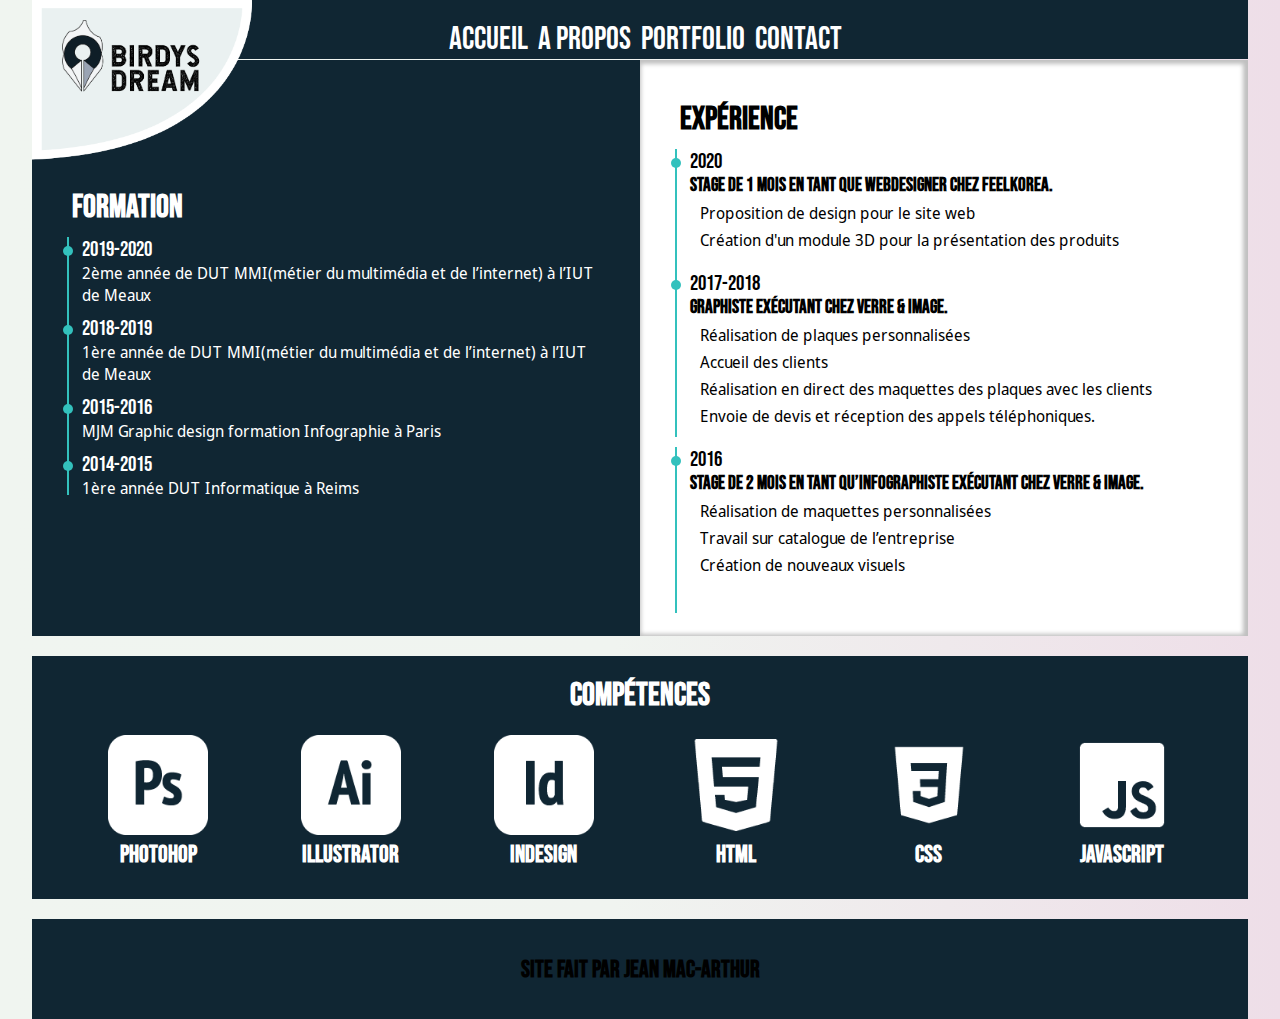
<file: cv.html>
<!DOCTYPE html>
<html lang="en">

<head>
    <meta charset="UTF-8">
    <meta http-equiv="X-UA-Compatible" content="IE=edge">
    <meta name="viewport" content="width=device-width, initial-scale=1.0">
    <link rel="stylesheet" href="css/cv.css">
    <link rel="stylesheet" href="css/style.css">

    <title>cv</title>
</head>

<body onresize="displaymenu()">
    <div id="conteneur">


        <div id="backgroundM">

        </div>
        <header>
            <div id="headerinside">
                <img src="image/demicercle.png" alt="demicercle" srcset="" width="220" height="160" class="demicercle">
                <div id="logo">
                    <a href="https://imaginorius.github.io/Imaginorius/#intro"> <img src="image/logov1.png" alt="logo_imaginario" srcset=""
                            class="logo_imaginario"></a>

                </div>

                <nav id="menu">
                    <ul>
                        <a href="https://imaginorius.github.io/Imaginorius/#intro">
                            <li>Accueil</li>
                        </a>
                        <a href="https://imaginorius.github.io/Imaginorius/#apropos">
                            <li>A propos</li>
                        </a>
                        <a href="https://imaginorius.github.io/Imaginorius/#portfolio">
                            <li>Portfolio</li>
                        </a>
                        <a href="https://imaginorius.github.io/Imaginorius/#contact">
                            <li>Contact</li>
                        </a>
                    </ul>

                </nav>

                <svg xmlns="http://www.w3.org/2000/svg" xmlns:xlink="http://www.w3.org/1999/xlink" viewBox="0 0 70 35"
                    id="hamburger" onclick="hamburgerdisplay(this)">
                    <defs>
                        <linearGradient id="Dégradé_sans_nom_14" y1="3.5" x2="57" y2="3.5"
                            gradientUnits="userSpaceOnUse">
                            <stop offset="0" stop-color="#f559aa" />
                            <stop offset="1" stop-color="#f6da61" />
                        </linearGradient>
                        <linearGradient id="Dégradé_sans_nom_14-2" y1="17.5" y2="17.5"
                            xlink:href="#Dégradé_sans_nom_14" />
                        <linearGradient id="Dégradé_sans_nom_14-3" y1="31.5" y2="31.5"
                            xlink:href="#Dégradé_sans_nom_14" />
                    </defs>
                    <title>Fichier 26</title>
                    <g id="Calque_2" data-name="Calque 2">
                        <g id="Calque_1-2" data-name="Calque 1">
                            <rect width="57" height="7" rx="3.5" ry="3.5" style="fill:url(#Dégradé_sans_nom_14)"
                                id="rectan1" class="barre_hamburger" />
                            <rect y="14" width="57" height="7" rx="3.5" ry="3.5"
                                style="fill:url(#Dégradé_sans_nom_14-2)" id="rectan2" class="barre_hamburger" />
                            <rect y="28" width="57" height="7" rx="3.5" ry="3.5"
                                style="fill:url(#Dégradé_sans_nom_14-3)" id="rectan3" class="barre_hamburger" />
                        </g>
                    </g>

                </svg>
            </div>

        </header>

        <div class="formaexpe">
            <div id="formation">
                <div id="formation_contenu">
                    <h1>Formation</h1>
                    <ul id="formation_list">
                        <li>
                            <span class="formation_listdate">2019-2020</span> <br> 2ème année de DUT MMI(métier du
                            multimédia et de l’internet) à l’IUT de Meaux
                        </li>
                        <li>
                            <span class="formation_listdate">2018-2019</span> <br> 1ère année de DUT MMI(métier du
                            multimédia et de l’internet) à l’IUT de Meaux
                        </li>
                        <li>
                            <span class="formation_listdate">2015-2016</span> <br>MJM Graphic design formation
                            Infographie à Paris
                        </li>
                        <li>
                            <span class="formation_listdate">2014-2015</span> <br>1ère année DUT Informatique à Reims
                        </li>
                    </ul>

                </div>
            </div>

            <div id="experience">
                <div id="experience_contenu">
                    <h1>Expérience</h1>


                    <ul class="experience_liste">
                        <li>
                            <span class="experience_listedate">2020</span>
                            <h2> Stage de 1 mois en tant que webdesigner chez FEELKOREA.</h2>
                            <ul class="experience_contenu">

                                <li>Proposition de design pour le site web</li>
                                <li>Création d'un module 3D pour la présentation des produits</li>

                            </ul>
                        </li>
                    </ul>

                    <ul class="experience_liste">
                        <li>
                            <span class="experience_listedate">2017-2018</span>
                            <h2>Graphiste exécutant chez Verre & Image.</h2>
                            <ul class="experience_contenu">
                                <li>Réalisation de plaques personnalisées</li>
                                <li>Accueil des clients</li>
                                <li>Réalisation en direct des maquettes des plaques avec les clients</li>
                                <li>Envoie de devis et réception des appels téléphoniques.</li>
                            </ul>
                        </li>
                    </ul>

                    <ul class="experience_liste">
                        <li>
                            <span class="experience_listedate">2016</span>
                            <h2>Stage de 2 mois en tant qu’infographiste exécutant chez Verre & Image.</h2>
                            <ul class="experience_contenu">
                                <li>Réalisation de maquettes personnalisées</li>
                                <li>Travail sur catalogue de l’entreprise</li>
                                <li>Création de nouveaux visuels</li>
                            </ul>
                        </li>
                    </ul>

                </div>
            </div>
        </div>




        <div id="competence">
            <h1>Compétences</h1>

            <div class="gallerie">
                <div class="gallerie_competence">
                    <img src="image/photoshop-512.png" alt="">
                    <h2>Photohop</h2>
                </div>
                <div class="gallerie_competence">
                    <img src="image/illustrator-512.png" alt="">
                    <h2>Illustrator</h2>
                </div>
                <div class="gallerie_competence">
                    <img src="image/indesign-512.png" alt="">
                    <h2>Indesign</h2>
                </div>
                <div class="gallerie_competence">
                    <img src="image/html-5-500.png" alt="">
                    <h2>HTML</h2>
                </div>
                <div class="gallerie_competence">
                    <img src="image/css3-512.png" alt="">
                    <h2>CSS</h2>
                </div>
                <div class="gallerie_competence">
                    <img src="image/javascript-500.png" alt="">
                    <h2>Javascript</h2>
                </div>
            </div>
        </div>

        <footer>
            <h2>Site fait par JEAN Mac-Arthur</h2>
        </footer>
    </div>
</body>
<script src="js/imaginario.js"></script>

</html>
</file>
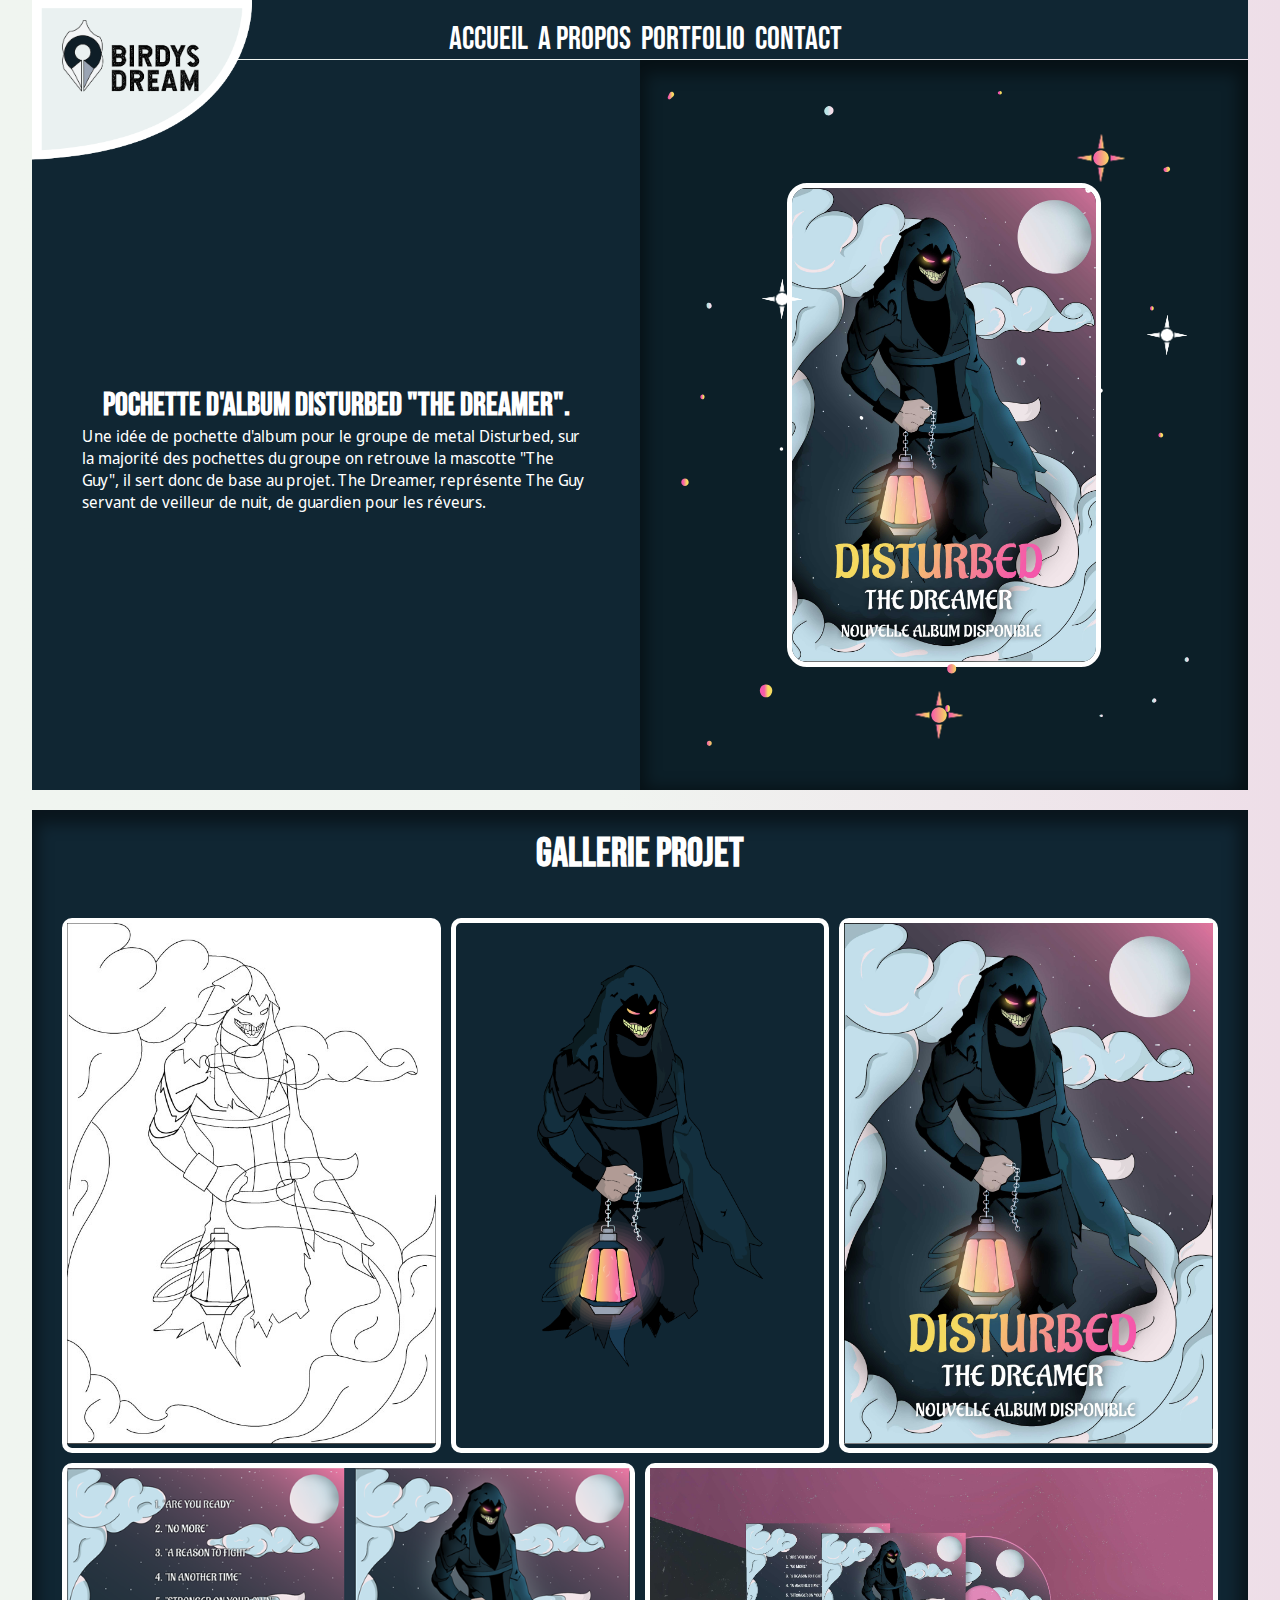
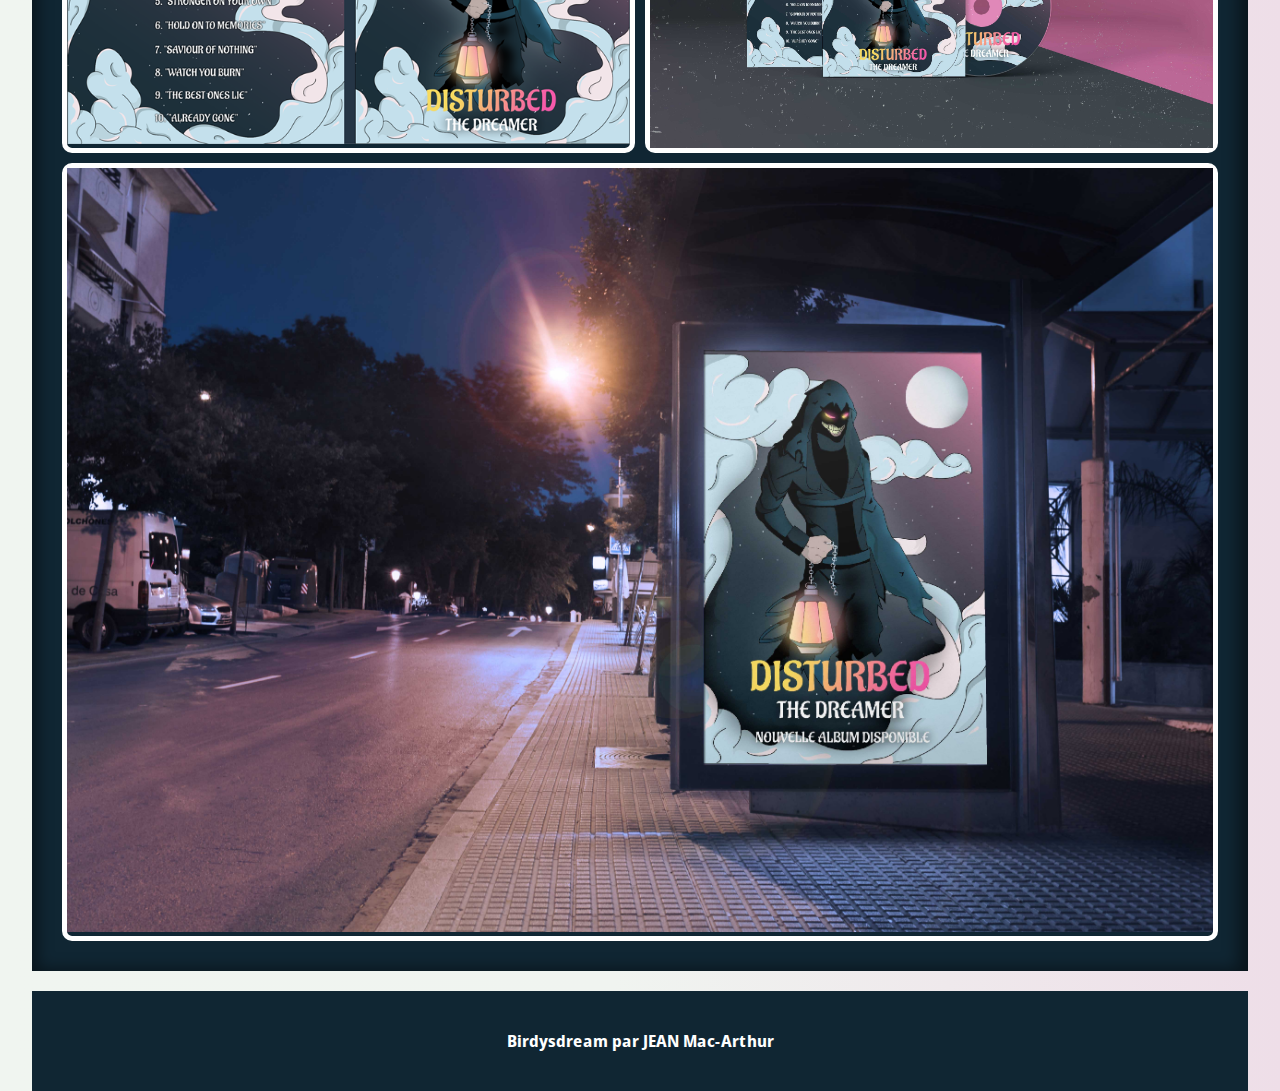
<file: portfolio.html>
<!DOCTYPE html>
<html lang="en">

<head>
    <meta charset="UTF-8">
    <meta http-equiv="X-UA-Compatible" content="IE=edge">
    <meta name="viewport" content="width=device-width, initial-scale=1.0">
    <link rel="stylesheet" href="css/portfolio.css">
    <link rel="stylesheet" href="css/style.css">

    <title>Pochette d'album Disturbed</title>
</head>

<body onresize="displaymenu()">
    <div id="conteneur">


        <div id="backgroundM">

        </div>
        <header>
            <div id="headerinside">
                <img src="image/demicercle.png" alt="demicercle" srcset="" width="220" height="160" class="demicercle">
                <div id="logo">
                    <a href="https://imaginorius.github.io/Imaginorius/#intro"> <img src="image/logov1.png"
                            alt="logo_imaginario" srcset="" class="logo_imaginario"></a>

                </div>

                <nav id="menu">
                    <ul>
                        <a href="https://imaginorius.github.io/Imaginorius/#intro">
                            <li>Accueil</li>
                        </a>
                        <a href="https://imaginorius.github.io/Imaginorius/#apropos">
                            <li>A propos</li>
                        </a>
                        <a href="https://imaginorius.github.io/Imaginorius/#portfolio">
                            <li>Portfolio</li>
                        </a>
                        <a href="https://imaginorius.github.io/Imaginorius/#contact">
                            <li>Contact</li>
                        </a>
                    </ul>

                </nav>

                <svg xmlns="http://www.w3.org/2000/svg" xmlns:xlink="http://www.w3.org/1999/xlink" viewBox="0 0 70 35"
                    id="hamburger" onclick="hamburgerdisplay(this)">
                    <defs>
                        <linearGradient id="Dégradé_sans_nom_14" y1="3.5" x2="57" y2="3.5"
                            gradientUnits="userSpaceOnUse">
                            <stop offset="0" stop-color="#f559aa" />
                            <stop offset="1" stop-color="#f6da61" />
                        </linearGradient>
                        <linearGradient id="Dégradé_sans_nom_14-2" y1="17.5" y2="17.5"
                            xlink:href="#Dégradé_sans_nom_14" />
                        <linearGradient id="Dégradé_sans_nom_14-3" y1="31.5" y2="31.5"
                            xlink:href="#Dégradé_sans_nom_14" />
                    </defs>
                    <title>Fichier 26</title>
                    <g id="Calque_2" data-name="Calque 2">
                        <g id="Calque_1-2" data-name="Calque 1">
                            <rect width="57" height="7" rx="3.5" ry="3.5" style="fill:url(#Dégradé_sans_nom_14)"
                                id="rectan1" class="barre_hamburger" />
                            <rect y="14" width="57" height="7" rx="3.5" ry="3.5"
                                style="fill:url(#Dégradé_sans_nom_14-2)" id="rectan2" class="barre_hamburger" />
                            <rect y="28" width="57" height="7" rx="3.5" ry="3.5"
                                style="fill:url(#Dégradé_sans_nom_14-3)" id="rectan3" class="barre_hamburger" />
                        </g>
                    </g>

                </svg>
            </div>

        </header>

        <div class="projet">
            <div id="projet_intro">

                <h1>Pochette d'album Disturbed "The Dreamer".</h1>
                <p>Une idée de pochette d'album pour le groupe de metal Disturbed, sur la majorité des pochettes du
                    groupe on retrouve la mascotte "The Guy", il sert donc de base au projet. The Dreamer,
                    représente The Guy servant de veilleur de nuit, de guardien pour les réveurs. </p>
            </div>

            <div id="projet_image">

                <div id="box_image">
                    <img src="image/disturbedaffiche.jpg" alt="affiche_album_disturbed" class="img_port">
                </div>


                <img src="image/etoilegradient.png" alt="" class="etoilehaut">
                <img src="image/etoilegradient.png" alt="" class="etoilebas">
                <img src="image/etoileblanche.png" alt="" class="etoiledroite">
                <img src="image/etoileblanche.png" alt="" class="etoilegauche">
                <img src="image/cosmossansetoile.svg" alt="" srcset="" class="cosmos">

            </div>
        </div>


        <div id="portfolio">
            <h1>Gallerie projet</h1>

            <div class="gallerie">
                <div class="gallerie_projet one">
                    <img src="image/scene.jpg" alt="" class="image_projet">

                </div>
                <div class="gallerie_projet two">
                    <img src="image/TheGuycolor.png" alt="" class="image_projet">

                </div>
                <div class="gallerie_projet three">
                    <img src="image/disturbedaffiche.jpg" alt="" class="image_projet">

                </div>
                <div class="gallerie_projet four">
                    <img src="image/pochette.png" alt="" class="image_projet">

                </div>
                <div class="gallerie_projet five">
                    <img src="image/Album-mise-en-situation.jpg" alt="" class="image_projet">

                </div>
                <div class="gallerie_projet six">
                    <img src="image/affichesituation.jpg" alt="" class="image_projet">

                </div>

            </div>



        </div>

        <footer>
            <h2 class="footerinfo">Birdysdream par JEAN Mac-Arthur</h2>
        </footer>
    </div>
</body>
<script src="js/imaginario.js"></script>

</html>
</file>
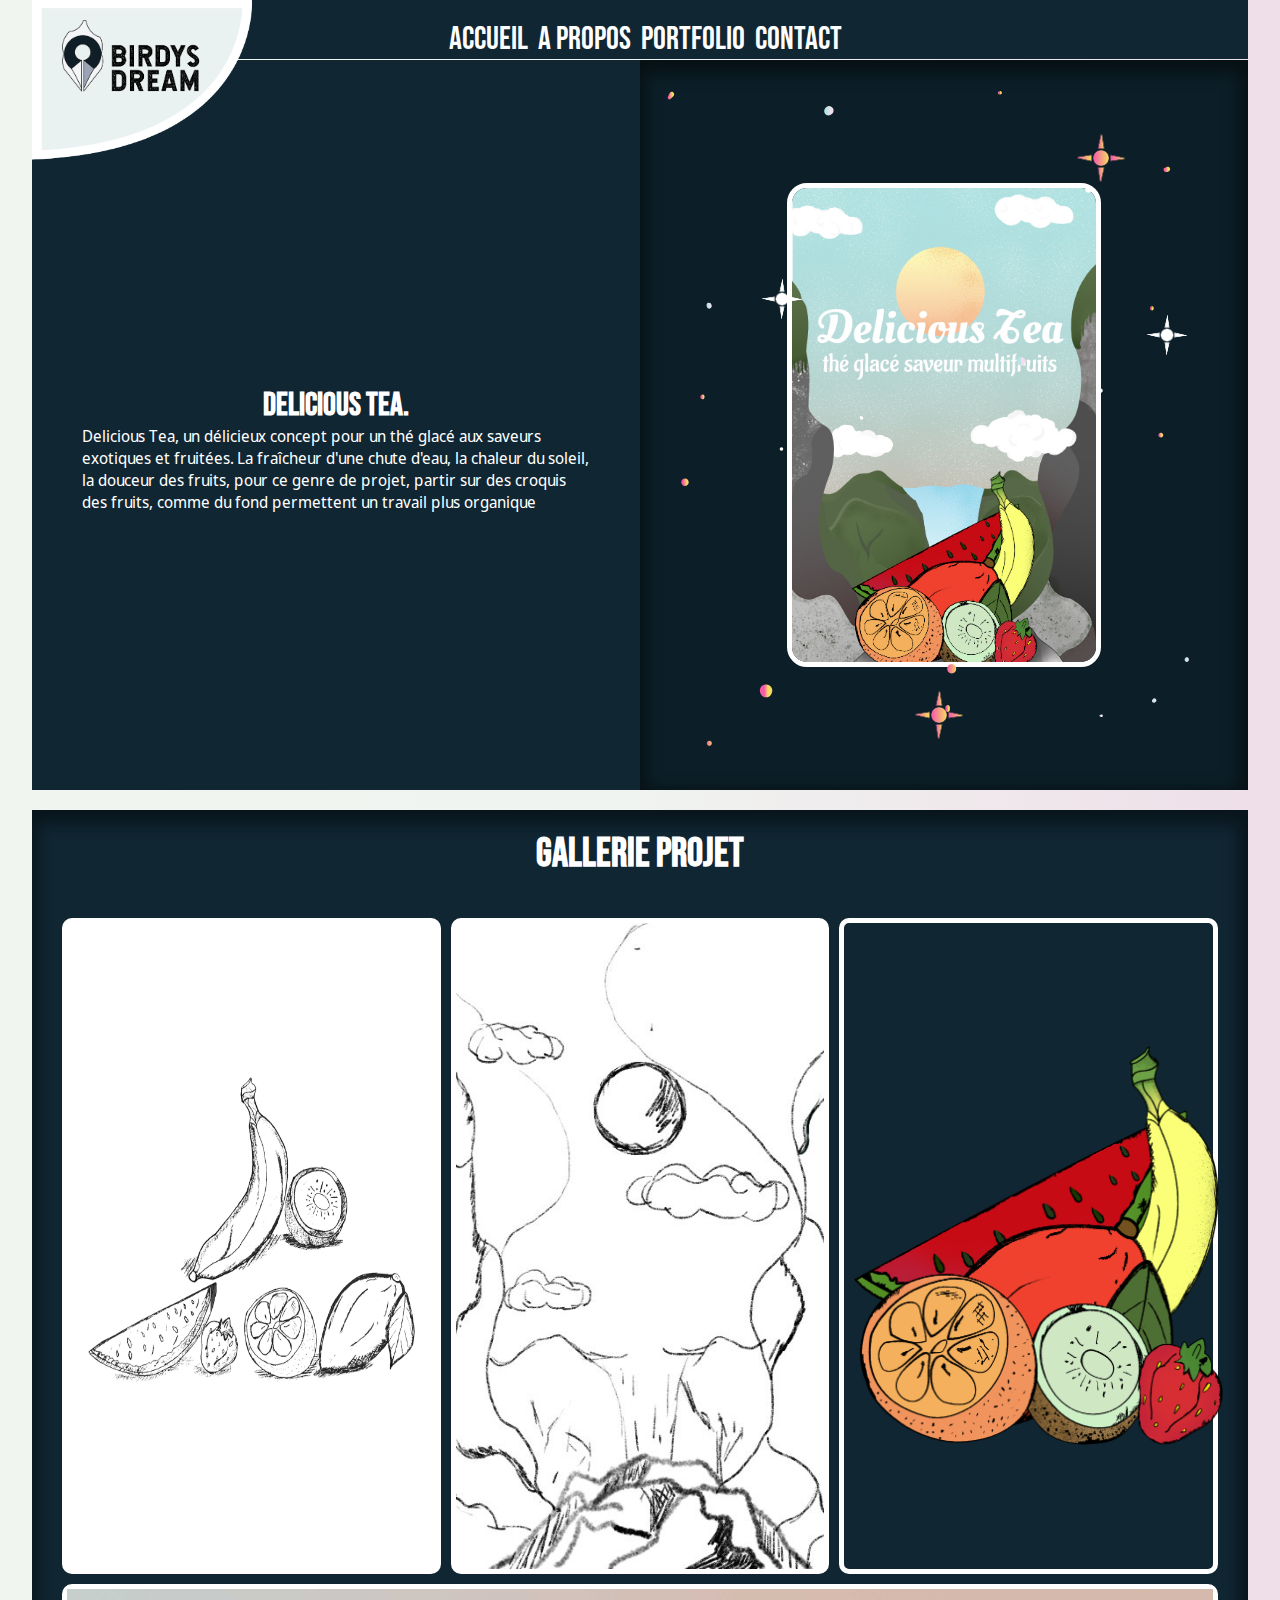
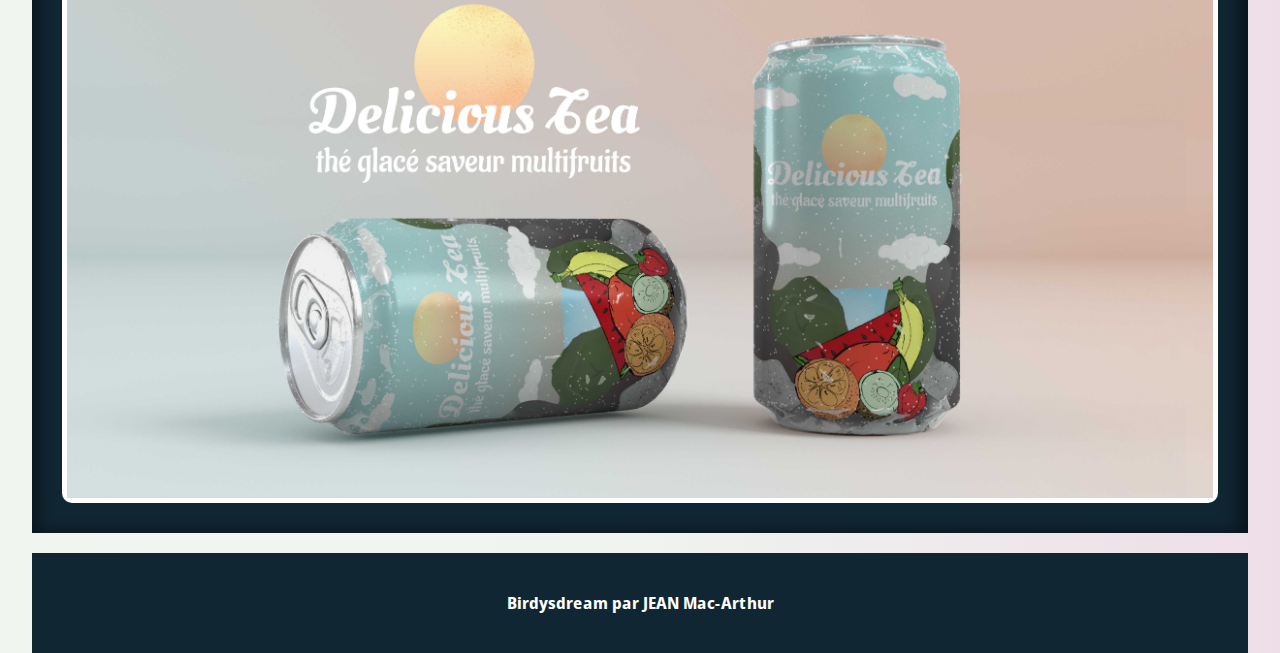
<file: portfoliop2.html>
<!DOCTYPE html>
<html lang="en">

<head>
    <meta charset="UTF-8">
    <meta http-equiv="X-UA-Compatible" content="IE=edge">
    <meta name="viewport" content="width=device-width, initial-scale=1.0">
    <link rel="stylesheet" href="css/portfolio2.css">
    <link rel="stylesheet" href="css/style.css">

    <title>Thé glacé Delicious Tea</title>
</head>

<body onresize="displaymenu()">
    <div id="conteneur">


        <div id="backgroundM">

        </div>
        <header>
            <div id="headerinside">
                <img src="image/demicercle.png" alt="demicercle" srcset="" width="220" height="160" class="demicercle">
                <div id="logo">
                    <a href="https://imaginorius.github.io/Imaginorius/#intro"> <img src="image/logov1.png"
                            alt="logo_imaginario" srcset="" class="logo_imaginario"></a>

                </div>

                <nav id="menu">
                    <ul>
                        <a href="https://imaginorius.github.io/Imaginorius/#intro">
                            <li>Accueil</li>
                        </a>
                        <a href="https://imaginorius.github.io/Imaginorius/#apropos">
                            <li>A propos</li>
                        </a>
                        <a href="https://imaginorius.github.io/Imaginorius/#portfolio">
                            <li>Portfolio</li>
                        </a>
                        <a href="https://imaginorius.github.io/Imaginorius/#contact">
                            <li>Contact</li>
                        </a>
                    </ul>

                </nav>

                <svg xmlns="http://www.w3.org/2000/svg" xmlns:xlink="http://www.w3.org/1999/xlink" viewBox="0 0 70 35"
                    id="hamburger" onclick="hamburgerdisplay(this)">
                    <defs>
                        <linearGradient id="Dégradé_sans_nom_14" y1="3.5" x2="57" y2="3.5"
                            gradientUnits="userSpaceOnUse">
                            <stop offset="0" stop-color="#f559aa" />
                            <stop offset="1" stop-color="#f6da61" />
                        </linearGradient>
                        <linearGradient id="Dégradé_sans_nom_14-2" y1="17.5" y2="17.5"
                            xlink:href="#Dégradé_sans_nom_14" />
                        <linearGradient id="Dégradé_sans_nom_14-3" y1="31.5" y2="31.5"
                            xlink:href="#Dégradé_sans_nom_14" />
                    </defs>
                    <title>Fichier 26</title>
                    <g id="Calque_2" data-name="Calque 2">
                        <g id="Calque_1-2" data-name="Calque 1">
                            <rect width="57" height="7" rx="3.5" ry="3.5" style="fill:url(#Dégradé_sans_nom_14)"
                                id="rectan1" class="barre_hamburger" />
                            <rect y="14" width="57" height="7" rx="3.5" ry="3.5"
                                style="fill:url(#Dégradé_sans_nom_14-2)" id="rectan2" class="barre_hamburger" />
                            <rect y="28" width="57" height="7" rx="3.5" ry="3.5"
                                style="fill:url(#Dégradé_sans_nom_14-3)" id="rectan3" class="barre_hamburger" />
                        </g>
                    </g>

                </svg>
            </div>

        </header>

        <div class="projet">
            <div id="projet_intro">

                <h1>Delicious Tea.</h1>
                <p>Delicious Tea, un délicieux concept pour un thé glacé aux saveurs exotiques et fruitées. La fraîcheur
                    d'une chute d'eau, la chaleur du soleil, la douceur des fruits, pour ce genre de projet, partir sur
                    des croquis des fruits, comme du fond permettent un travail plus organique</p>

            </div>

            <div id="projet_image">

                <div id="box_image">
                    <img src="image/fruitcompo.jpg" alt="affiche_album_disturbed" class="img_port">
                </div>


                <img src="image/etoilegradient.png" alt="" class="etoilehaut">
                <img src="image/etoilegradient.png" alt="" class="etoilebas">
                <img src="image/etoileblanche.png" alt="" class="etoiledroite">
                <img src="image/etoileblanche.png" alt="" class="etoilegauche">
                <img src="image/cosmossansetoile.svg" alt="" srcset="" class="cosmos">

            </div>
        </div>


        <div id="portfolio">
            <h1>Gallerie projet</h1>

            <div class="gallerie">
                <div class="gallerie_projet one">
                    <img src="image/dessinfruits.jpg" alt="" class="image_projet1">

                </div>
                <div class="gallerie_projet two">
                    <img src="image/croquis.jpg" alt="" class="image_projet">

                </div>
                <div class="gallerie_projet three">
                    <img src="image/fruitcomposition.png" alt="" class="image_projet3">

                </div>

                <div class="gallerie_projet six">
                    <img src="image/delicious-tea.jpg" alt="" class="image_projet">

                </div>

            </div>



        </div>

        <footer>
            <h2 class="footerinfo">Birdysdream par JEAN Mac-Arthur</h2>
        </footer>
    </div>
</body>
<script src="js/imaginario.js"></script>

</html>
</file>
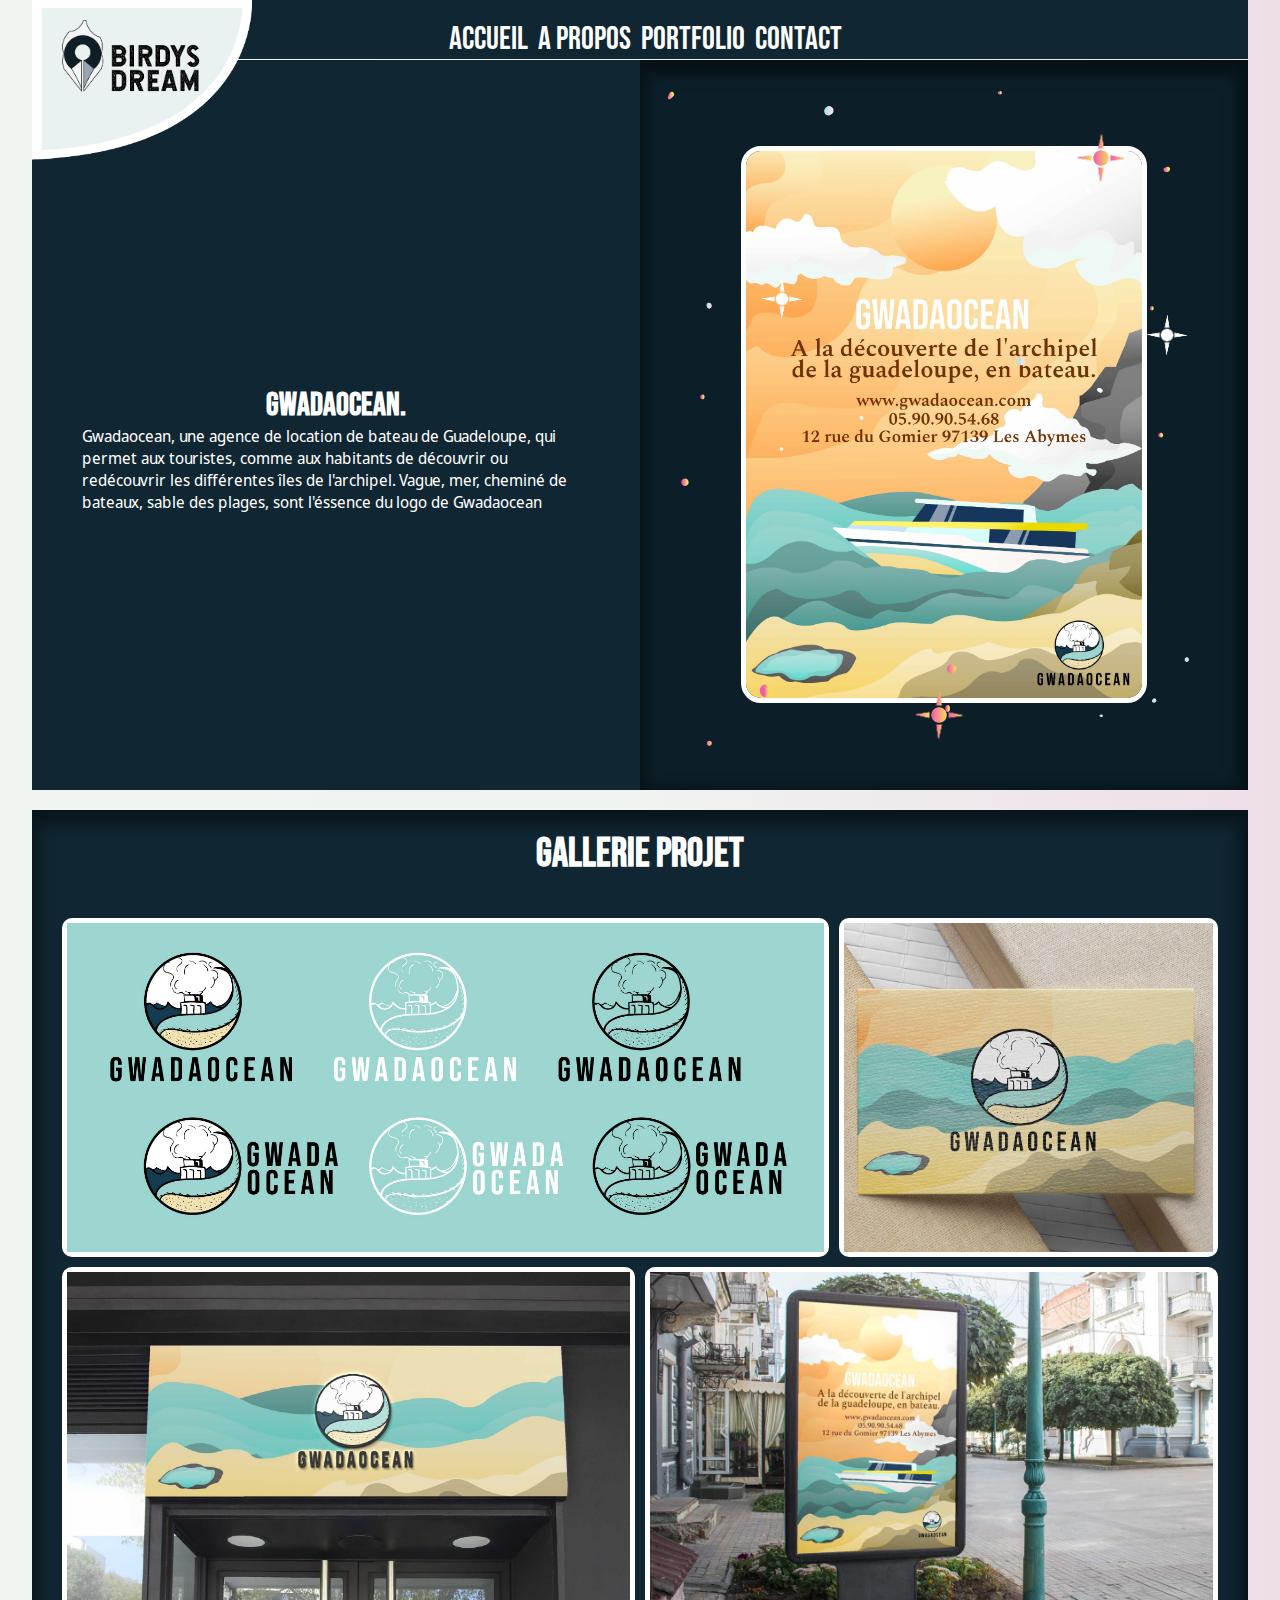
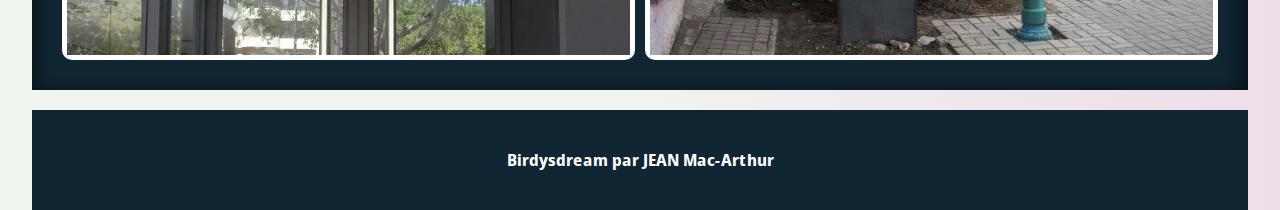
<file: portfoliop3.html>
<!DOCTYPE html>
<html lang="en">

<head>
    <meta charset="UTF-8">
    <meta http-equiv="X-UA-Compatible" content="IE=edge">
    <meta name="viewport" content="width=device-width, initial-scale=1.0">
    <link rel="stylesheet" href="css/portfolio3.css">
    <link rel="stylesheet" href="css/style.css">

    <title>Compagnie maritime Gwadaocean</title>
</head>

<body onresize="displaymenu()">
    <div id="conteneur">


        <div id="backgroundM">

        </div>
        <header>
            <div id="headerinside">
                <img src="image/demicercle.png" alt="demicercle" srcset="" width="220" height="160" class="demicercle">
                <div id="logo">
                    <a href="https://imaginorius.github.io/Imaginorius/#intro"> <img src="image/logov1.png"
                            alt="logo_imaginario" srcset="" class="logo_imaginario"></a>

                </div>

                <nav id="menu">
                    <ul>
                        <a href="https://imaginorius.github.io/Imaginorius/#intro">
                            <li>Accueil</li>
                        </a>
                        <a href="https://imaginorius.github.io/Imaginorius/#apropos">
                            <li>A propos</li>
                        </a>
                        <a href="https://imaginorius.github.io/Imaginorius/#portfolio">
                            <li>Portfolio</li>
                        </a>
                        <a href="https://imaginorius.github.io/Imaginorius/#contact">
                            <li>Contact</li>
                        </a>
                    </ul>

                </nav>

                <svg xmlns="http://www.w3.org/2000/svg" xmlns:xlink="http://www.w3.org/1999/xlink" viewBox="0 0 70 35"
                    id="hamburger" onclick="hamburgerdisplay(this)">
                    <defs>
                        <linearGradient id="Dégradé_sans_nom_14" y1="3.5" x2="57" y2="3.5"
                            gradientUnits="userSpaceOnUse">
                            <stop offset="0" stop-color="#f559aa" />
                            <stop offset="1" stop-color="#f6da61" />
                        </linearGradient>
                        <linearGradient id="Dégradé_sans_nom_14-2" y1="17.5" y2="17.5"
                            xlink:href="#Dégradé_sans_nom_14" />
                        <linearGradient id="Dégradé_sans_nom_14-3" y1="31.5" y2="31.5"
                            xlink:href="#Dégradé_sans_nom_14" />
                    </defs>
                    <title>Fichier 26</title>
                    <g id="Calque_2" data-name="Calque 2">
                        <g id="Calque_1-2" data-name="Calque 1">
                            <rect width="57" height="7" rx="3.5" ry="3.5" style="fill:url(#Dégradé_sans_nom_14)"
                                id="rectan1" class="barre_hamburger" />
                            <rect y="14" width="57" height="7" rx="3.5" ry="3.5"
                                style="fill:url(#Dégradé_sans_nom_14-2)" id="rectan2" class="barre_hamburger" />
                            <rect y="28" width="57" height="7" rx="3.5" ry="3.5"
                                style="fill:url(#Dégradé_sans_nom_14-3)" id="rectan3" class="barre_hamburger" />
                        </g>
                    </g>

                </svg>
            </div>

        </header>

        <div class="projet">
            <div id="projet_intro">

                <h1>Gwadaocean.</h1>
                <p>Gwadaocean, une agence de location de bateau de Guadeloupe, qui permet aux touristes, comme aux
                    habitants de découvrir ou redécouvrir les différentes îles de l'archipel. Vague, mer, cheminé de
                    bateaux, sable des plages, sont l'éssence du logo de Gwadaocean</p>

            </div>

            <div id="projet_image">

                <div id="box_image">
                    <img src="image/affichegwada.jpg" alt="affiche_gwadaocean" class="img_port">
                </div>


                <img src="image/etoilegradient.png" alt="" class="etoilehaut">
                <img src="image/etoilegradient.png" alt="" class="etoilebas">
                <img src="image/etoileblanche.png" alt="" class="etoiledroite">
                <img src="image/etoileblanche.png" alt="" class="etoilegauche">
                <img src="image/cosmossansetoile.svg" alt="" srcset="" class="cosmos">

            </div>
        </div>


        <div id="portfolio">
            <h1>Gallerie projet</h1>

            <div class="gallerie">
                <div class="gallerie_projet one">
                    <img src="image/logodifferent.jpg" alt="logo_declinaison" class="image_projet1">

                </div>
                <div class="gallerie_projet two">
                    <img src="image/cartedevisite.jpg" alt="carte_de_visite" class="image_projet">

                </div>
                <div class="gallerie_projet three">
                    <img src="image/devanturelogo.jpg" alt="devanture_agence" class="image_projet3">

                </div>

                <div class="gallerie_projet six">
                    <img src="image/afficheGwadmock.jpg" alt="" class="image_projet">

                </div>

            </div>



        </div>

        <footer>
            <h2 class="footerinfo">Birdysdream par JEAN Mac-Arthur</h2>
        </footer>
    </div>
</body>
<script src="js/imaginario.js"></script>

</html>
</file>
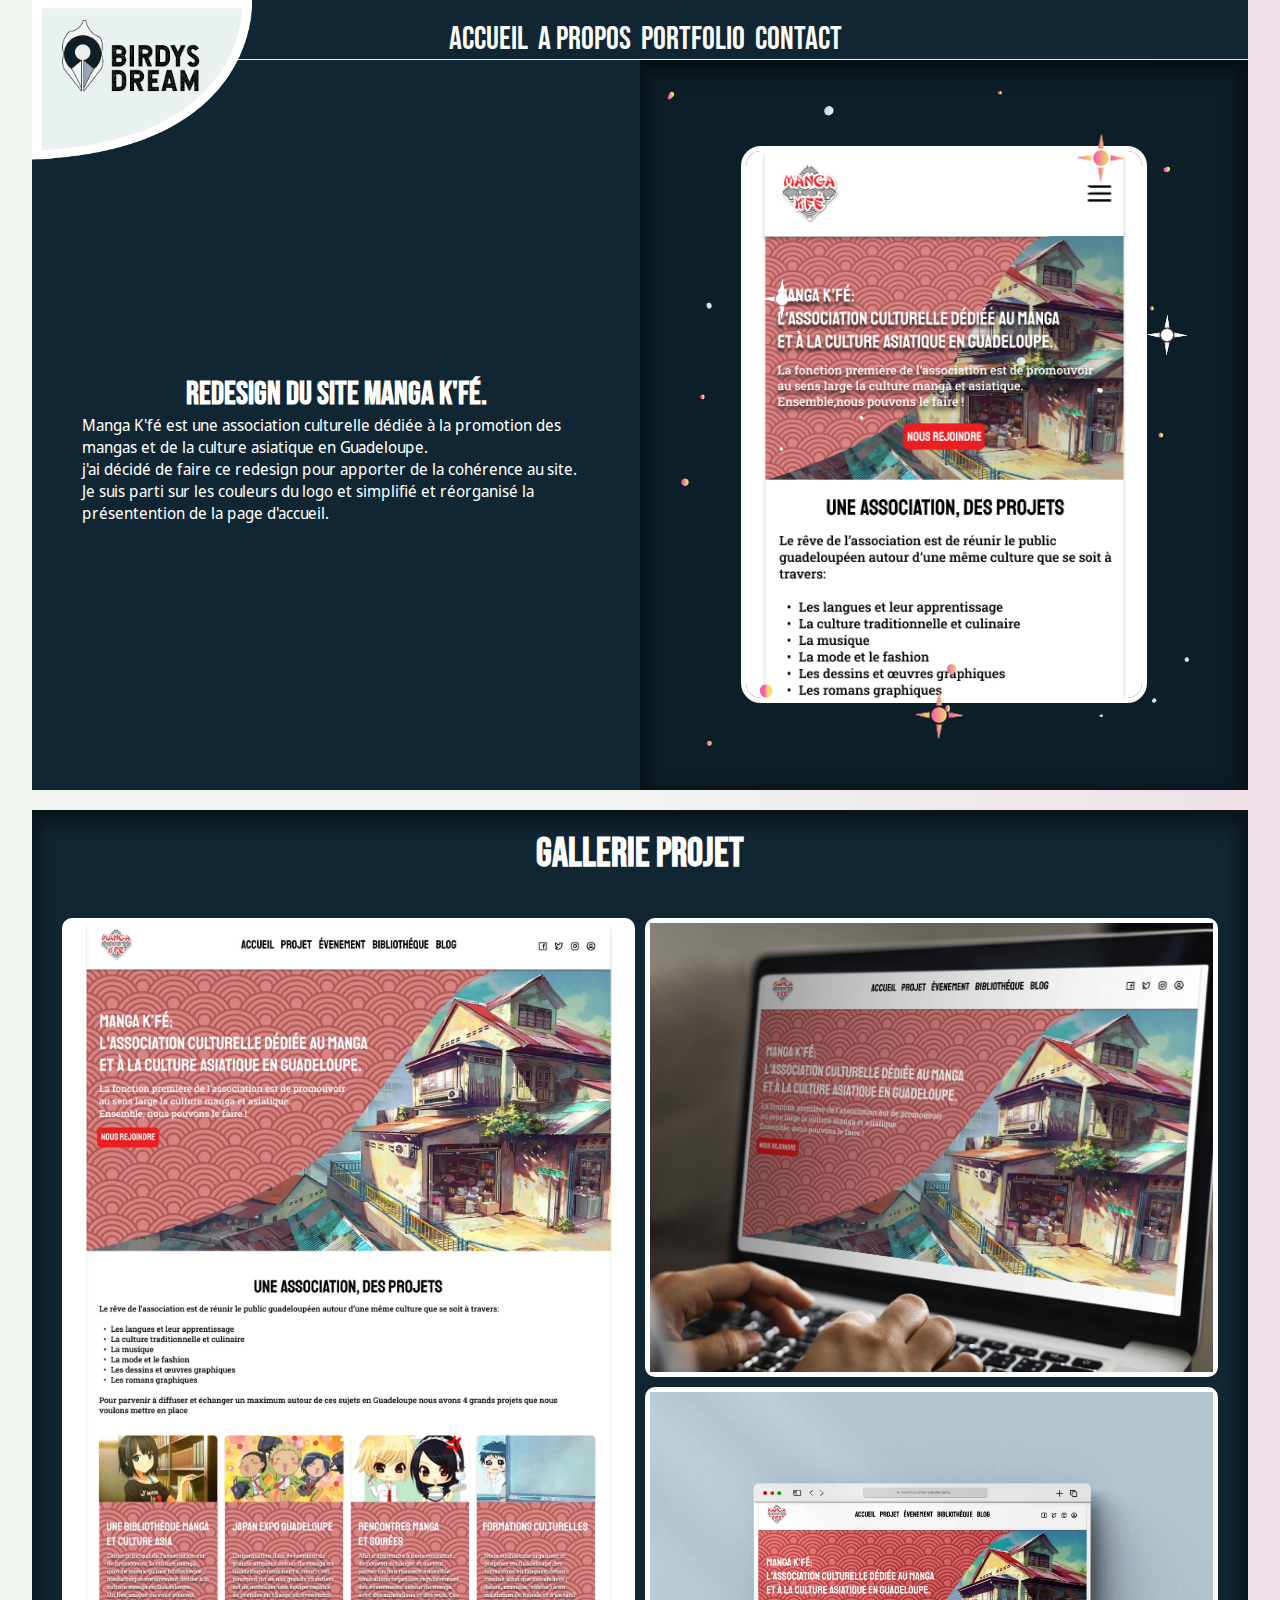
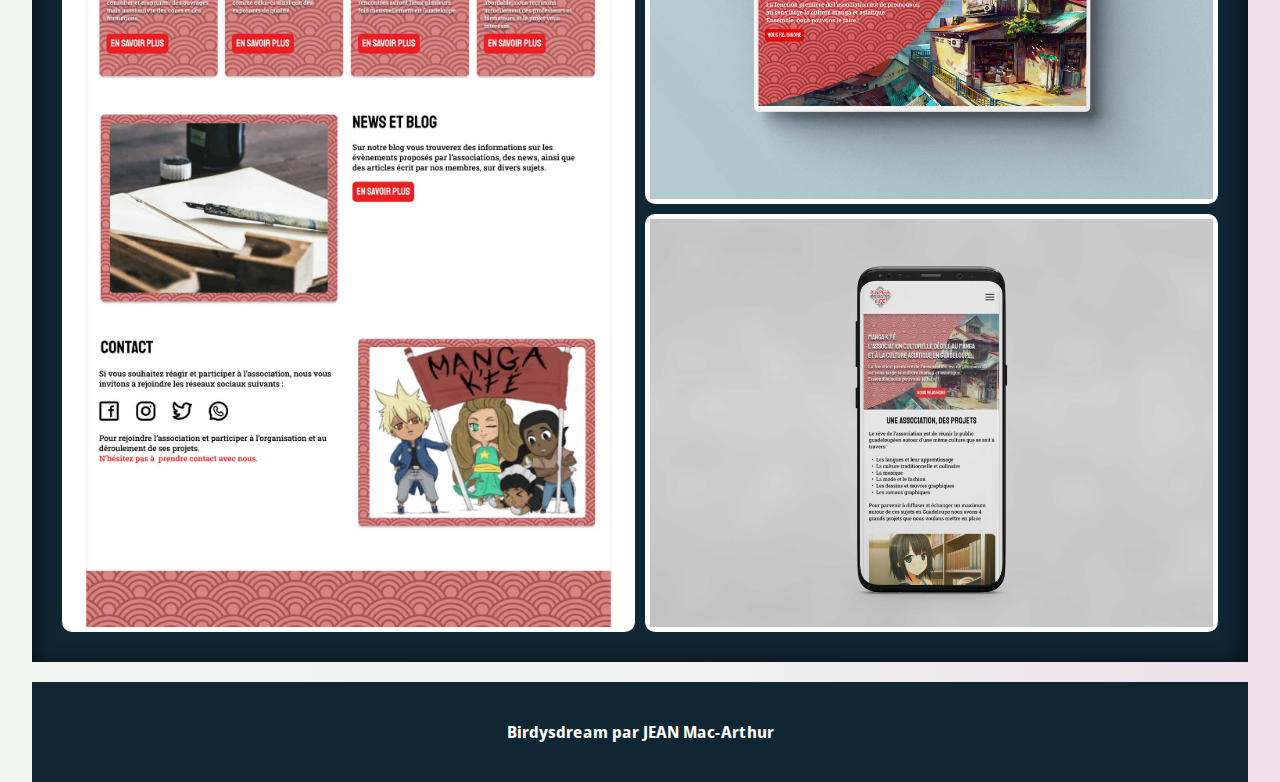
<file: portfoliop4.html>
<!DOCTYPE html>
<html lang="en">

<head>
    <meta charset="UTF-8">
    <meta http-equiv="X-UA-Compatible" content="IE=edge">
    <meta name="viewport" content="width=device-width, initial-scale=1.0">
    <link rel="stylesheet" href="css/portfolio4.css">
    <link rel="stylesheet" href="css/style.css">

    <title>MangaK'fé Redesign</title>
</head>

<body onresize="displaymenu()">
    <div id="conteneur">


        <div id="backgroundM">

        </div>
        <header>
            <div id="headerinside">
                <img src="image/demicercle.png" alt="demicercle" srcset="" width="220" height="160" class="demicercle">
                <div id="logo">
                    <a href="https://imaginorius.github.io/Imaginorius/#intro"> <img src="image/logov1.png"
                            alt="logo_imaginario" srcset="" class="logo_imaginario"></a>

                </div>

                <nav id="menu">
                    <ul>
                        <a href="https://imaginorius.github.io/Imaginorius/#intro">
                            <li>Accueil</li>
                        </a>
                        <a href="https://imaginorius.github.io/Imaginorius/#apropos">
                            <li>A propos</li>
                        </a>
                        <a href="https://imaginorius.github.io/Imaginorius/#portfolio">
                            <li>Portfolio</li>
                        </a>
                        <a href="https://imaginorius.github.io/Imaginorius/#contact">
                            <li>Contact</li>
                        </a>
                    </ul>

                </nav>

                <svg xmlns="http://www.w3.org/2000/svg" xmlns:xlink="http://www.w3.org/1999/xlink" viewBox="0 0 70 35"
                    id="hamburger" onclick="hamburgerdisplay(this)">
                    <defs>
                        <linearGradient id="Dégradé_sans_nom_14" y1="3.5" x2="57" y2="3.5"
                            gradientUnits="userSpaceOnUse">
                            <stop offset="0" stop-color="#f559aa" />
                            <stop offset="1" stop-color="#f6da61" />
                        </linearGradient>
                        <linearGradient id="Dégradé_sans_nom_14-2" y1="17.5" y2="17.5"
                            xlink:href="#Dégradé_sans_nom_14" />
                        <linearGradient id="Dégradé_sans_nom_14-3" y1="31.5" y2="31.5"
                            xlink:href="#Dégradé_sans_nom_14" />
                    </defs>
                    <title>Fichier 26</title>
                    <g id="Calque_2" data-name="Calque 2">
                        <g id="Calque_1-2" data-name="Calque 1">
                            <rect width="57" height="7" rx="3.5" ry="3.5" style="fill:url(#Dégradé_sans_nom_14)"
                                id="rectan1" class="barre_hamburger" />
                            <rect y="14" width="57" height="7" rx="3.5" ry="3.5"
                                style="fill:url(#Dégradé_sans_nom_14-2)" id="rectan2" class="barre_hamburger" />
                            <rect y="28" width="57" height="7" rx="3.5" ry="3.5"
                                style="fill:url(#Dégradé_sans_nom_14-3)" id="rectan3" class="barre_hamburger" />
                        </g>
                    </g>

                </svg>
            </div>

        </header>

        <div class="projet">
            <div id="projet_intro">

                <h1>Redesign du Site Manga k'fé.</h1>
                <p>Manga K'fé est une association culturelle dédiée à la promotion des mangas et de la culture asiatique
                    en Guadeloupe. </p>

                <p>
                    j'ai décidé de faire ce redesign pour apporter de la cohérence au site. Je suis parti sur les couleurs du logo et simplifié
                    et réorganisé la présentention de la page d'accueil.
                </p>

            </div>

            <div id="projet_image">

                <div id="box_image">
                    <img src="image/Slice 1.jpg" alt="affiche_gwadaocean" class="img_port">
                </div>


                <img src="image/etoilegradient.png" alt="" class="etoilehaut">
                <img src="image/etoilegradient.png" alt="" class="etoilebas">
                <img src="image/etoileblanche.png" alt="" class="etoiledroite">
                <img src="image/etoileblanche.png" alt="" class="etoilegauche">
                <img src="image/cosmossansetoile.svg" alt="" srcset="" class="cosmos">

            </div>
        </div>


        <div id="portfolio">
            <h1>Gallerie projet</h1>

            <div class="gallerie">
                <div class="gallerie_projet one">
                    <img src="image/MangaK'fé-Desktopsite.jpg" alt="maquette desktop" class="image_projet1">

                </div>
                <div class="gallerie_projet two">
                    <img src="image/laptopview.jpg" alt="Mangak'fé mockup laptop" class="image_projet">

                </div>
                <div class="gallerie_projet three">
                    <img src="image/screenview.jpg" alt="Mangak'fé mockup navigateur web" class="image_projet3">

                </div>

                <div class="gallerie_projet six">
                    <img src="image/phoneview.jpg" alt="Mangak'fé mockup téléphone" class="image_projet">

                </div>

            </div>



        </div>

        <footer>
            <h2 class="footerinfo">Birdysdream par JEAN Mac-Arthur</h2>
        </footer>
    </div>
</body>
<script src="js/imaginario.js"></script>

</html>
</file>
<file: css/cv.css>
@import url("https://fonts.googleapis.com/css2?family=Bebas+Neue&display=swap");
@import url("https://fonts.googleapis.com/css2?family=Noto+Sans+Display:wght@400;500&display=swap");

* {
    margin: 0;
    padding: 0;
}

:root {
    --primary-color: #102633;
    --second-color: #0c1f28;
    --button-color: #33c1bd;
    --primary-font: "Bebas Neue", cursive;
    --second-font: "Noto Sans Display", sans-serif;
}



.formaexpe {
    margin-top: 60px;
    display: grid;
    grid-template-columns: repeat(2,1fr);
    margin-bottom: 20px;
    
}

#formation {
    grid-column: 1/2;
    background-color: var(--primary-color);
    color: #fff;
    display: flex;
    align-items: center;
    padding: 40px;
    
}

#formation_contenu {
    position: relative;
}

.formation_contenu, h1 {
    font-family: var(--primary-font);
    margin-bottom: 10px;
    font-size: 2em;
}

#formation_list li {
    font-family: var(--second-font);
    list-style-type: none;
    margin-left: 10px;
    margin-bottom: 10px;
}

.formation_listdate {
    font-family: var(--primary-font);
    font-size: 1.3em;
    position: relative;
}

.formation_listdate::before {
    content: "";
    position: absolute;
    height: 0.5em;
    width: 0.5em;
    background-color: #33c1bd;
    border-radius: 0.4em;
    left: -19px;
    top:9px
}

#formation_list::before {
    content: "";
    height: 80%;
    position: absolute;
    border: 1px solid var(--button-color);
    left: -5px;
}
#experience {
    grid-column: 2/3;
    background-color: #fff;
    color: #000;
    display: flex;
    align-items: center;
    box-shadow: inset -2px 1px 4px 3px rgba(0, 0, 0, 0.25);
    padding: 40px;
}

#experience_contenu {
    position: relative;
}

.experience_liste {
    margin-bottom: 20px;
    margin-top: 10px;
}

.experience_liste::before {
    content: "";
    height: 33%;
    position: absolute;
    border: 1px solid var(--button-color);
    left: -5px
}
.experience_liste li {
    margin-left: 10px;
    list-style-type: none;
    position: relative;
}

.experience_liste h2 {
    font-size: 1.2em;
}
.experience_contenu li {
    font-family: var(--second-font);
    list-style-type: none;
    margin-left: 10px;
    margin-top: 5px;
}

.experience_listedate {
    font-family: var(--primary-font);
    font-size: 1.3em;
}

.experience_listedate::before {
    content: "";
    position: absolute;
    height: 0.5em;
    width: 0.5em;
    background-color: #33c1bd;
    border-radius: 0.4em;
    left: -19px;
    top:9px
}

#competence {
    margin-top: 20px;
    padding: 20px;
    background-color: var(--primary-color);
    text-align: center;
    color: #fff;
    height: auto;

}

#competence h1 {
    font-family: var(--primary-font);
    font-size: 2em;
}

.gallerie {
    margin-top: 10px;
    padding: 10px;
    display: grid;
    grid-template-columns: repeat(6,1fr);
    height: auto;
    
}

.gallerie_competence img {
    width: 100px;
}

.gallerie_competence, h2 {
    font-family: var(--primary-font);
}

@media screen and (max-width:900px) {

    #backgroundM {
        top: 0;
    }

    .formaexpe {
        grid-template-columns: 1fr;
    }

    #formation {
        height: 400px;
    }

    #experience {
        grid-column: 1/2;
    }

    .gallerie {
        grid-template-columns: repeat(2,1fr);
    }
}
</file>
<file: css/style.css>
@import url("https://fonts.googleapis.com/css2?family=Bebas+Neue&display=swap");
@import url("https://fonts.googleapis.com/css2?family=Noto+Sans+Display:wght@400;500&display=swap");

* {
    margin: 0;
    padding: 0;
}

:root {
    --primary-color: #102633;
    --second-color: #0c1f28;
    --button-color: #33c1bd;
    --primary-font: "Bebas Neue", cursive;
    --second-font: "Noto Sans Display", sans-serif;
}

html {
    background: rgb(240, 245, 240);
    background: linear-gradient(
        90deg,
        rgba(240, 245, 240, 1) 0%,
        rgba(240, 244, 240, 1) 48%,
        rgba(238, 222, 232, 1) 100%
    );

    scroll-behavior: smooth;
    scroll-padding-top: 60px;
}

#conteneur {
    width: 95%;
    max-width:1350px;
    margin: auto;
    
}

.main {
    display: grid;
    grid-template-columns: repeat(2, 1fr);
    margin-top: 40px;
}

#backgroundM {
    grid-column: 1/3;
    grid-row: 1/3;
    z-index: 19;
    width: 95%;
    max-width:1350px;
    position: fixed;
}

header {
    top: 0;
    grid-column: 1/3;
    grid-row: 1/3;
    z-index: 20;
    width: 95%;
    max-width:1350px;
    position: fixed;
    justify-content: center;
   
}

#headerinside {
    display: flex;
    background-color:var(--primary-color);
    justify-content: center;
    width: 100%;
    
}


#logo {
    position: absolute;
    left: 30px;
    top: 20px;
}

.logo_imaginario {
    width: 140px;
}

#menu {
    margin-top: 20px;
}

#menu a {
    text-decoration: none;
}

#menu ul {
    display: flex;
    font-size: 2rem;
    font-family: var(--primary-font);
}

#menu li {
    list-style-type: none;
    margin-left: 10px;
    text-decoration: none;
    color: #fff;
}

#menu li:hover {
    color: var(--button-color);
}

#intro {
    grid-column: 1/2;
    grid-row: 1/3;
    background-color: var(--primary-color);
    display: flex;
    flex-direction: column;
    justify-content: center;
    align-items: center;
    color: #fff;
    position: relative;
}

#hamburger {
    position: absolute;
    width: 50px;
    height: 60px;
    top:10px;
    right: 30px;
    display: none;
}

#rectan1, #rectan2, #rectan3 {
    transition: 0.3s;
}

.displaychange #rectan1 {
 transform: rotate(-45deg)  translate(-14px, 8px);
 transform-box: fill-box;
 transform-origin: 50% 50%;
}

.displaychange #rectan2{
    fill-opacity: 0;
}

.displaychange #rectan3 {
    transform: rotate(45deg) translate(-12px, -4px);
    transform-box: fill-box;
    transform-origin: 50% 50%;
}

.demicercle {
    position: absolute;
    top: 0;
    left: 0;
}

#intro h1 {
    font-family: var(--primary-font);
    font-size: 2rem;
    padding: 0px 50px 0px 50px;
    text-align: left;
    margin-top: 50px;
}

#intro p {
    font-family: var(--second-font);
    font-size: 1rem;
    padding: 0px 50px 0px 50px;
    text-align: left;
}

#button {
    margin-top: 30px;
    padding: 10px 10px;
    text-decoration: none;
    background-color: #33c1bd;
    border: 5px solid #fff;
    border-radius: 12px;
    color: #fff;
    font-family: var(--primary-font);
    width: 100px;
    font-size: 1.2rem;
    text-align: center;
}

#intro_image {
    grid-column: 2/3;
    grid-row: 1/3;
    background-color: var(--second-color);
    position: relative;
    display: flex;
    justify-content: center;
    align-items: center;
    box-shadow: inset -2px 6px 15px 8px rgba(0, 0, 0, 0.45);
}

#EncreCiel {
    z-index: 3;
    position: absolute;
}


.cosmos {
  
    z-index: 1;
    animation-name: transcosmos;
    animation-duration: 5s;
    animation-iteration-count: infinite;
    animation-direction: alternate;
    transition: ease-out;
    
}

@keyframes transcosmos {
    0% {
        transform: translate(10px, 10px);
   
    }

    100% {
       transform: translate(-10px, -5px);
    }
}

.etoilehaut {
    position: absolute;
    top: 10%;
    right: 20%;
    width: 50px;
    animation-name: etoileh;
    animation-duration: 5s;
    animation-iteration-count: infinite;
    animation-direction: alternate;
    transition: ease-in-out;

}

@keyframes etoileh{
    0% {
        opacity: 1;
    }

    100% {
        opacity: 0;
    }
}

.etoilebas {
    position: absolute;
    bottom: 50px;
    left: 45%;
    width: 50px;
}

.etoiledroite {
    position: absolute;
    width: 40px;
    top: 35%;
    right: 10%;
    animation-name: etoiled;
    animation-duration: 5s;
    animation-iteration-count: infinite;
    animation-direction: alternate;
    transition: ease-in;
}

@keyframes etoiled {
    0% {
        transform: rotate(25deg);
    }

    100% {
        transform: rotate(160deg);
    }
}

.etoilegauche {
    position: absolute;
    width: 40px;
    top: 30%;
    left: 20%;
    animation-name: etoileg;
    animation-duration: 3s;
    animation-iteration-count: infinite;
    animation-direction: alternate-reverse;
    transition: cubic-bezier(0.165, 0.84, 0.44, 1);
}

@keyframes etoileg {
    0% {
        
        opacity: 1;
    }

    50% {
        transform: translate(4px, 5px);
        opacity: 0.8;
    }

    100% {
        transform: rotate(160deg);
        opacity: 0;
    }
}



#flamme {
    animation-name: flamme;
    animation-duration: 5s;
    animation-iteration-count: infinite;
    animation-direction: alternate;
    transition: ease-out;
}

#flamme1 {
    animation-name: flamme1;
    animation-duration: 4s;
    animation-iteration-count: infinite;
    animation-direction: alternate;
    transition: ease-in-out;
}

#flamme2 {
    animation-name: flamme2;
    animation-duration: 3s;
    animation-iteration-count: infinite;
    animation-direction: alternate;
    transition: ease-in-out;
}

#nuage1 {
    animation-name: nuage1;
    animation-duration: 5s;
    animation-iteration-count: infinite;
    animation-direction: alternate;
    transition: ease-in-out;
}

#nuage {
    animation-name: nuage;
    animation-duration: 5s;
    animation-iteration-count: infinite;
    animation-direction: alternate;
    transition: ease-in-out;
}

#aiguille {
    animation-name: aiguille;
    animation-duration: 5s;
    animation-iteration-count: infinite;
    transform-box: fill-box;
    transition: ease-in-out;
}

#cadrant {
    animation-name: cadrant;
    animation-duration: 5s;
    animation-iteration-count: infinite;
    transform-box: fill-box;
    transform-origin: 50% 50%;
    transition: ease-in-out;
}

#cadrant1 {
    animation-name: cadrant1;
    animation-duration: 5s;
    animation-iteration-count: infinite;
    transform-box: fill-box;
    transform-origin: 50% 50%;
    transition: ease-in-out;
}

#flammesuppport {
    animation-name: flammesupport;
    animation-duration: 5s;
    animation-iteration-count: infinite;
    animation-direction: alternate;
    transition: ease-in-out;
}

#cascade {
    animation-name: cascade;
    animation-duration: 5s;
    animation-iteration-count: infinite;
    animation-direction: alternate;
    transition: ease-in-out;
}

#grosnuage3 {
    width: 80%;
    animation-name: grosnuage3;
    animation-duration: 5s;
    animation-iteration-count: infinite;
    animation-direction: alternate;
    transition: ease-out;
    height: auto;
}

#potd_x5F_dencre {
    animation-name: pot;
    animation-duration: 5s;
    animation-iteration-count: infinite;
    animation-direction: alternate;
    transition: ease-in-out;
}

#encre,
#bordurepotdessous,
#bordurepot,
#chute,
#chute1 {
    animation-name: encre;
    animation-duration: 5s;
    animation-iteration-count: infinite;
    animation-direction: alternate;
    transition: ease-in-out;
}

#reflet {
    animation-name: reflet;
    animation-duration: 5s;
    animation-iteration-count: infinite;
    transition: ease-in;
}

#reflet1 {
    animation-name: reflet1;
    animation-duration: 5s;
    animation-iteration-count: infinite;
    transition: ease-in;
}

#reflet2 {
    animation-name: reflet2;
    animation-duration: 5s;
    animation-iteration-count: infinite;
    transition: ease-in;
}

#reflet3 {
    animation-name: reflet3;
    animation-duration: 5s;
    animation-iteration-count: infinite;
    transition: ease-in;
}

@keyframes flamme {
    0% {
        transform: translateY(10px);
        transform: translateX(3px);
    }

    100% {
        transform: translateY(-10px);
    }
}

@keyframes flamme1 {
    0% {
        transform: translateY(-10px);
    }

    100% {
        transform: translateY(10px);
    }
}

@keyframes flamme2 {
    0% {
        transform: translateY(-8px);
    }

    100% {
        transform: translateY(10px);
    }
}

@keyframes flammesupport {
    0% {
        transform: translateY(-4px);
    }

    100% {
        transform: translateY(4px);
    }
}

@keyframes nuage1 {
    0% {
        transform: translateX(7px);
    }

    100% {
        transform: translateX(15px);
    }
}

@keyframes nuage {
    0% {
        transform: translateX(10px);
    }

    100% {
        transform: translateX(-10px);
    }
}

@keyframes aiguille {
    0% {
        transform: rotate(0);
    }
    30% {
        transform: rotate(50deg);
    }

    50% {
        transform: rotate(180deg);
    }

    100% {
        transform: rotate(360deg);
    }
}

@keyframes cadrant {
    0% {
        transform: rotate(0deg);
    }

    100% {
        transform: rotate(360deg);
    }
}

@keyframes cadrant1 {
    0% {
        transform: rotate(360deg);
    }

    100% {
        transform: rotate(0deg);
    }
}

@keyframes cascade {
    0% {
        transform: translateY(-4px);
    }

    100% {
        transform: translateY(3px);
    }
}

@keyframes grosnuage3 {
    0% {
        transform: translateY(-4px);
    }

    100% {
        transform: translateY(3px);
    }
}

@keyframes pot {
    0% {
        transform: translateY(-4px);
    }

    100% {
        transform: translateY(3px);
    }
}

@keyframes encre {
    0% {
        transform: translateY(-4px);
    }

    100% {
        transform: translateY(3px);
    }
}

@keyframes reflet {
    0% {
        transform: translateY(0px);
    }

    50% {
        transform: translateY(100px);
        opacity:0.1
    }

    100% {
        fill-opacity: 0;
    }
}

@keyframes reflet1 {
    0% {
        transform: translateY(0px);
    }

    50% {
        transform: translateY(100px);
        opacity:0.6
    }

    100% {
        fill-opacity: 0;
    }
}

@keyframes reflet2 {
    0% {
        transform: translateY(-100px);
    }

    50% {
        transform: translateY(30px);
        opacity: 0.6;
    }

    75% {
        transform: translateY(80px);
        opacity: 0.1;
    }

    100% {
        fill-opacity: 0;
    }
}

@keyframes reflet3 {
    0% {
        transform: translateY(-10px);
    }

    50% {
        transform: translateY(60px);
    }

    100% {
        fill-opacity: 0;
    }
}

img.vague {
    position: absolute;
    bottom: 0;
    right: 0;
    filter: drop-shadow(0.2 0 0.1rem #000);
    z-index: 2;
    height: 147px;
}

img.vague1 {
    position: absolute;
    bottom: 0;
    left: 0;
    height: 147px;
}

#apropos {
    display: grid;
    grid-template-columns: repeat(2, 1fr);
    margin-top: 20px;
}

#a_proposimage {
    grid-column: 1/2;
    background-color: var(--primary-color);
    position: relative;
    display: flex;
    flex-direction: column;
    justify-content: center;
    align-items: center;
    box-shadow: inset -2px 6px 15px 8px rgba(0, 0, 0, 0.45);
}

.hidden {
    opacity: 0;
    filter: blur(10px);
    transition: all 1s;
}

.show.active{
    filter: blur(0);
    opacity: 1;
}

.active.transx {
 animation: transx 1s ease-out;
}

.active.transx2 {
    animation: transx2 1s ease-in;
}

@keyframes transx {
    0% {
        transform: translateX(-100%);
        opacity: 0;
    }

    100% {
        transform: translateX(0);
        opacity: 1;
    }
}

@keyframes transx2 {
    0% {
        transform: translateX(100%);
        opacity: 0;
    }

    100% {
        transform: translateX(0);
        opacity: 1;
    }
}

.card_gallerie :nth-child(2) {
 transition-delay: 200ms;
}

.card_gallerie :nth-child(3) {
    transition-delay: 400ms;

}

.card_gallerie :nth-child(4) {
    transition-delay: 600ms;

}





#a_proposimage h2 {
    z-index: 3;
    font-family: var(--primary-font);
    font-size: 3rem;
    color: #fff;
    position: absolute;
    top: 20%;
}
.macarthur {
    z-index: 2;
    bottom: 1px;
    width: 90%;
    position: absolute;
}
.demicercle1 {
    position: absolute;
    top: 0;
    left: 0;
    z-index: 1;
}

.vaguehautdb {
    position: absolute;
    top: 0;
    right: 0;
    height: 147px;
}

#a_propopresent {
    grid-column: 2/3;
    background-color: #fff;
    position: relative;
    display: flex;
    padding: 20px;
}

#a_propopresent_contenu {
    display: flex;
    flex-direction: column;
    align-self: center;
    padding: 20px;
}

#a_propopresent_contenu h2 {
    font-family: var(--second-font);
    font-size: 1.25em;
    margin-top: 10px;
    margin-bottom: 5px;
}

#a_propopresent h1 {
    font-family: var(--primary-font);
    font-size: 2.5em;
    text-align: center;
}

#a_propopresent p {
    font-family: var(--second-font);
    font-size: 1rem;
    line-height: 1.2em;
    text-align: left;
    width: 100%;
}

 #button_apropos {
    margin-top: 30px;
    padding: 10px 10px;
    text-decoration: none;
    background-color: #fff;
    border: 5px solid var(--button-color);
    border-radius: 12px;
    color: #000;
    font-family: var(--primary-font);
    width: 100px;
    font-size: 1.2rem;
    align-self: center;
    text-align: center;
}

.vaguehautd {
    position: absolute;
    top: 0;
    right: -8px;
    height: 147px;
}

.vaguebasg {
    position: absolute;
    bottom: 0;
    left: -8px;
    height: 147px;
}

#portfolio {
    background-color: var(--primary-color);
    margin-top: 20px;
    padding: 20px;
    height: auto;
    display: flex;
    flex-direction: column;
    box-shadow: inset -2px 6px 15px 8px rgba(0, 0, 0, 0.45);
}

#portfolio h1 {
    color: #fff;
    font-size: 2.5em;
    font-family: var(--primary-font);
    text-align: left;
    margin-bottom: 20px;
    text-align: center;
}

#gallerie {
    display: grid;
    grid-template-columns: repeat(2, 1fr);
    gap: 30px;
    align-self: center;
    margin-bottom: 10px;
    
}

.card_gallerie {
    display: grid;
    width: 450px;
    height: 250px;
    border: 5px solid #fff;
    background-color: var(--second-color);
    border-radius: 25px;
    text-align: center;
}

.button_port {
    margin-top: 30px;
    padding: 10px 10px;
    text-decoration: none;
    background-color: #33c1bd;
    border-radius: 0 0 20px 20px;
    color: #fff;
    font-family: var(--primary-font);
    font-size: 1.2rem;
    text-align: center;
    grid-column: 2/1;
    grid-row: 3/2;
    align-self: end;
}

.card_gallerie:hover {

    border: 5px solid var(--button-color);
}

.img_port {
    grid-row: 1/3;
    grid-column: 1/2;
}

.card_gallerie img {
    width: 100%;
    height: 85%;
    border-radius: 20px 20px 0 0;
    object-fit: cover;
}

.card_gallerie h3 {
    font-family: var(--primary-font);
    color: #fff;
    margin-top: 1%;
    margin-bottom: 5%;
    grid-row: 2/2;
    grid-column: 1/2;
    align-self: center;
}


#contact {
    display: grid;
    grid-template-columns: repeat(2, 1fr);
    background-color: var(--primary-color);
    margin-top: 20px;
  
}

#contact_info {
    background-color: #fff;
    grid-column: 1/2;
    padding: 40px;
    display: flex;
    position: relative;
}

#contact_infocontenu {
    display: flex;
    flex-direction: column;
}

.contactlist {
    margin-top: 20px;
}

.contactlist li {
    list-style-type: none;
    
}

.contactlist_content {

    color:var(--primary-color);
    font-family: var(--primary-font);
    font-size: 1.4em;
    text-decoration: none;
}

.contactlist_content:hover {
    color: var(--button-color);
}

#contact_info h1 {
    font-family: var(--primary-font);
    font-size: 2.5em;
    text-align: center;
}

#contact_info p {
    font-family: var(--second-font);
    font-size: 1em;
    text-align: left;
    padding: 4px;
}

#contact_image {
    position: relative;
    grid-column: 2/3;
    background-color: rgb(12, 31, 40, 0.8);
    box-shadow: inset -2px 6px 10px 8px rgba(0, 0, 0, 0.45);
}

.cosmos_info {
    object-fit: contain;
}


.potdencre {
    position: absolute;
    width: 90%;
    bottom: 0;
    left: 5%;
}





footer {
    display: flex;
    justify-content:center ;
    align-items: center;
    margin-top: 20px;
    background-color: var(--primary-color);
    height: 100px;
}

.footerinfo{
    font-family: var(--second-font);
    font-size: 1em;
    color: #fff;
}

@media  screen and (max-width:1070px) {
    #logo {
        left: 25px;
    }

    .logo_imaginario {
        width: 90px;
    }

    .demicercle {
        width: 160px;
        height: 110px;
    }

   #intro h1 {
       line-height: 1;
       margin-top: 20%;
       font-size: 1.7rem;
   }

   #intro p {
       margin-top: 10px;
       font-size: 1rem;
   }

    .macarthur {
       max-width: 90%;
   }

   #gallerie {
       gap: 15px;
   }

   .card_gallerie {
       width: 380px;
   }


}

@media screen and (max-width:900px) {

    .main {
        grid-template-columns: 1fr;
        margin-top: 0;
    }
    #backgroundM {
        background-color: var(--primary-color);
        height: 65px;
    }
    header {
        display: flex;
        align-items: center;
        justify-content: center;
    }

    #headerinside {
       background-color: rgb(16, 38, 51, 0.1);
    }
  

    #hamburger {
        display: block;
    }

  
    #menu {
    
        width: 100%;
        display: none;
        transition: 0.3s;
    }
    #menu ul{
        flex-direction: column;
        align-items: center;
    }

    #menu ul li {
        margin-top: 30px;
    }


    .logo_imaginario {
        width: 90px;
    }

    .demicercle {
        width: 160px;
        height: 110px;
    }

    #intro {
        height: 600px;
    }

    #intro_image {
        grid-column: 1/2;
        grid-row: 3/4;
    }

    #EncreCiel {
        height: 500px;
    }

    .macarthur {
      
        width: 90%;
    }

    img.vague{
        width: 60%;
    }

    #apropos {
       grid-template-columns: 1fr;
    }

    #a_propopresent {
        grid-column: 1/2;

    }
    
    #gallerie {
        grid-template-columns: 1fr;
    }

    #contact {
        grid-template-columns: 1fr;
    }

    #contact_image {
        grid-column: 1/2 ;

    }

  
}


@media screen and (max-width:400px) {

    #EncreCiel {
        height: 400px;
    }

    img.vague {
        width: 50%;
    }
    
    img.vague1 {
       width: 80%;
    }

    .vaguehautdb {
       width: 80%;
    }

    .macarthur {
        width: 90%;
    }

    .card_gallerie {
        width: 230px;
        height: 200px;
    }
    
  
}




/*<------------------------------------------------------>*/
</file>
<file: css/portfolio.css>
@import url("https://fonts.googleapis.com/css2?family=Bebas+Neue&display=swap");
@import url("https://fonts.googleapis.com/css2?family=Noto+Sans+Display:wght@400;500&display=swap");

* {
    margin: 0;
    padding: 0;
}

:root {
    --primary-color: #102633;
    --second-color: #0c1f28;
    --button-color: #33c1bd;
    --primary-font: "Bebas Neue", cursive;
    --second-font: "Noto Sans Display", sans-serif;
}





.projet {
    margin-top: 60px;
    display: grid;
    grid-template-columns: repeat(2,1fr);
    margin-bottom: 20px;
}



#projet_intro {
    grid-column: 1/2;
    grid-row: 1/3;
    background-color: var(--primary-color);
    display: flex;
    flex-direction: column;
    justify-content: center;
    align-items: center;
    color: #fff;
    position: relative;
}


#projet_intro h1 {
    font-family: var(--primary-font);
    font-size: 2rem;
    padding: 0px 50px 0px 50px;
    text-align: left;
    margin-top: 50px;
}

#projet_intro p {
    font-family: var(--second-font);
    font-size: 1rem;
    padding: 0px 50px 0px 50px;
    text-align: left;
}


#projet_image {
    grid-column: 2/3;
    grid-row: 1/3;
    background-color: var(--second-color);
    position: relative;
    display: flex;
    justify-content: center;
    align-items: center;
    box-shadow: inset -2px 6px 15px 8px rgba(0, 0, 0, 0.45);
}


 #box_image {
    border: 5px solid #fff;
    border-radius: 20px;
    width: 50%;
    height: 65%;
    margin: 10px;
    position: absolute;
 }


.img_port {
    width: 100%;
    height: 100%;
    object-fit: cover;
    border-radius: 15px;
}




#portfolio {
    margin-top: 20px;
    padding: 20px;
    background-color: var(--primary-color);
    text-align: center;
    color: #fff;
    height: auto;

}

#portfolio h1 {
    font-family: var(--primary-font);
    font-size: 2em;
}

.gallerie {
    margin-top: 10px;
    padding: 10px;
    display: grid;
    grid-template-columns: repeat(6,1fr);
    height: auto;
    gap: 10px;
    
}




.one,.two,.three,.four,.five,.six {
    border: 5px solid #fff;
    border-radius: 10px;
}





.one,.two,.three {
    grid-column: span 2;
}

.four {
    grid-column: 1/4;
}


.five {
    display: flex;
    grid-column: 4/7;
    grid-row: 2/3;
}

.image_projet {
    width: 100%;
    object-fit: cover;
}


.six {
    grid-column: 1/7;
}

@media screen and (max-width:900px) {

    #backgroundM {
        top: 0;
    }

    .projet {
        grid-template-columns: 1fr;
    }

    #projet_intro {
        height: 500px;
    }

    #projet_image {
        grid-column: 1/2;
        grid-row: 3/4;
    }

    #box_image {
        z-index: 2;
        width: 70%;
        height: 75%;
    }

    .gallerie {
        display: block;
    }

    .gallerie_projet {
        margin-bottom: 20px;
    }

}
</file>
<file: css/portfolio2.css>
@import url("https://fonts.googleapis.com/css2?family=Bebas+Neue&display=swap");
@import url("https://fonts.googleapis.com/css2?family=Noto+Sans+Display:wght@400;500&display=swap");

* {
    margin: 0;
    padding: 0;
}

:root {
    --primary-color: #102633;
    --second-color: #0c1f28;
    --button-color: #33c1bd;
    --primary-font: "Bebas Neue", cursive;
    --second-font: "Noto Sans Display", sans-serif;
}





.projet {
    margin-top: 60px;
    display: grid;
    grid-template-columns: repeat(2,1fr);
    margin-bottom: 20px;
}



#projet_intro {
    grid-column: 1/2;
    grid-row: 1/3;
    background-color: var(--primary-color);
    display: flex;
    flex-direction: column;
    justify-content: center;
    align-items: center;
    color: #fff;
    position: relative;
}


#projet_intro h1 {
    font-family: var(--primary-font);
    font-size: 2rem;
    padding: 0px 50px 0px 50px;
    text-align: left;
    margin-top: 50px;
}

#projet_intro p {
    font-family: var(--second-font);
    font-size: 1rem;
    padding: 0px 50px 0px 50px;
    text-align: left;
}


#projet_image {
    grid-column: 2/3;
    grid-row: 1/3;
    background-color: var(--second-color);
    position: relative;
    display: flex;
    justify-content: center;
    align-items: center;
    box-shadow: inset -2px 6px 15px 8px rgba(0, 0, 0, 0.45);
}


 #box_image {
    border: 5px solid #fff;
    border-radius: 20px;
    width: 50%;
    height: 65%;
    margin: 10px;
    position: absolute;
 }


.img_port {
    width: 100%;
    height: 100%;
    object-fit: cover;
    border-radius: 15px;
}




#portfolio {
    margin-top: 20px;
    padding: 20px;
    background-color: var(--primary-color);
    text-align: center;
    color: #fff;
    height: auto;

}

#portfolio h1 {
    font-family: var(--primary-font);
    font-size: 2em;
}

.gallerie {
    margin-top: 10px;
    padding: 10px;
    display: grid;
    grid-template-columns: repeat(6,1fr);
    height: auto;
    gap: 10px;
    
}


.one,.two,.three,.four,.five,.six {
    border: 5px solid #fff;
    border-radius: 10px;
}





.one,.two,.three {
   display: flex;
    grid-column: span 2;
}




.one .image_projet1 {
    width: 100%;
    object-fit: fill;
}

.three .image_projet3 {
    width: 100%;
    object-fit: contain;
    margin: 10px;
}

.image_projet {
    width: 100%;
    object-fit: cover;
}


.six {
    display: flex;
    grid-column: 1/7;
}

@media screen and (max-width:900px) {

    #backgroundM {
        top: 0;
    }

    .projet {
        grid-template-columns: 1fr;
    }

    #projet_intro {
        height: 500px;
    }

    #projet_image {
        grid-column: 1/2;
        grid-row: 3/4;
    }

    #box_image {
        z-index: 2;
        width: 70%;
        height: 85%;
    }

    .img_port {
        object-fit:inherit;
    }

    .gallerie {
        display: block;
    }

    .gallerie_projet {
        margin-bottom: 20px;
    }

    .six {
        height: 170px;
    }

    .six .image_projet {
        object-fit: cover;
    }

}
</file>
<file: css/portfolio3.css>
@import url("https://fonts.googleapis.com/css2?family=Bebas+Neue&display=swap");
@import url("https://fonts.googleapis.com/css2?family=Noto+Sans+Display:wght@400;500&display=swap");

* {
    margin: 0;
    padding: 0;
}

:root {
    --primary-color: #102633;
    --second-color: #0c1f28;
    --button-color: #33c1bd;
    --primary-font: "Bebas Neue", cursive;
    --second-font: "Noto Sans Display", sans-serif;
}





.projet {
    margin-top: 60px;
    display: grid;
    grid-template-columns: repeat(2,1fr);
    margin-bottom: 20px;
}



#projet_intro {
    grid-column: 1/2;
    grid-row: 1/3;
    background-color: var(--primary-color);
    display: flex;
    flex-direction: column;
    justify-content: center;
    align-items: center;
    color: #fff;
    position: relative;
}


#projet_intro h1 {
    font-family: var(--primary-font);
    font-size: 2rem;
    padding: 0px 50px 0px 50px;
    text-align: left;
    margin-top: 50px;
}

#projet_intro p {
    font-family: var(--second-font);
    font-size: 1rem;
    padding: 0px 50px 0px 50px;
    text-align: left;
}


#projet_image {
    grid-column: 2/3;
    grid-row: 1/3;
    background-color: var(--second-color);
    position: relative;
    display: flex;
    justify-content: center;
    align-items: center;
    box-shadow: inset -2px 6px 15px 8px rgba(0, 0, 0, 0.45);
}


 #box_image {
    border: 5px solid #fff;
    border-radius: 20px;
    width: 65%;
    height: 75%;
    margin: 10px;
    position: absolute;
 }


.img_port {
    width: 100%;
    height: 100%;
    object-fit: cover;
    border-radius: 15px;
}




#portfolio {
    margin-top: 20px;
    padding: 20px;
    background-color: var(--primary-color);
    text-align: center;
    color: #fff;
    height: auto;

}

#portfolio h1 {
    font-family: var(--primary-font);
    font-size: 2em;
}

.gallerie {
    margin-top: 10px;
    padding: 10px;
    display: grid;
    grid-template-columns: repeat(6,1fr);
    height: auto;
    gap: 10px;
    
}


.one,.two,.three,.four,.five,.six {
    border: 5px solid #fff;
    border-radius: 10px;
}



.one,.two,.three {
   display: flex;
}

.one {
    grid-column: 1/5;
}

.two {
    grid-column: 5/7;
}

.three {
    grid-column: 1/4;
    grid-row: 2/3;
}


.one .image_projet1 {
    width: 100%;
    object-fit: fill;
}

.three .image_projet3 {
    width: 100%;
    object-fit: cover;
}

.image_projet {
    width: 100%;
    object-fit: cover;
}


.six {
    display: flex;
    grid-column: 4/7;
}

@media screen and (max-width:900px) {

    #backgroundM {
        top: 0;
    }

    .projet {
        grid-template-columns: 1fr;
    }

    #projet_intro {
        height: 500px;
    }

    #projet_image {
        grid-column: 1/2;
        grid-row: 3/4;
    }

    #box_image {
        z-index: 2;
        width: 70%;
        height: 85%;
    }

    .img_port {
        object-fit:inherit;
    }

    .gallerie {
        display: block;
    }

    .gallerie_projet {
        margin-bottom: 20px;
    }

    .six {
        height: 250px;
    }

    .six .image_projet {
        object-fit: cover;
        
    }

}
</file>
<file: css/portfolio4.css>
@import url("https://fonts.googleapis.com/css2?family=Bebas+Neue&display=swap");
@import url("https://fonts.googleapis.com/css2?family=Noto+Sans+Display:wght@400;500&display=swap");

* {
    margin: 0;
    padding: 0;
}

:root {
    --primary-color: #102633;
    --second-color: #0c1f28;
    --button-color: #33c1bd;
    --primary-font: "Bebas Neue", cursive;
    --second-font: "Noto Sans Display", sans-serif;
}





.projet {
    margin-top: 60px;
    display: grid;
    grid-template-columns: repeat(2,1fr);
    margin-bottom: 20px;
}



#projet_intro {
    grid-column: 1/2;
    grid-row: 1/3;
    background-color: var(--primary-color);
    display: flex;
    flex-direction: column;
    justify-content: center;
    align-items: center;
    color: #fff;
    position: relative;
}


#projet_intro h1 {
    font-family: var(--primary-font);
    font-size: 2rem;
    padding: 0px 50px 0px 50px;
    text-align: left;
    margin-top: 50px;
}

#projet_intro p {
    font-family: var(--second-font);
    font-size: 1rem;
    padding: 0px 50px 0px 50px;
    text-align: left;
}


#projet_image {
    grid-column: 2/3;
    grid-row: 1/3;
    background-color: var(--second-color);
    position: relative;
    display: flex;
    justify-content: center;
    align-items: center;
    box-shadow: inset -2px 6px 15px 8px rgba(0, 0, 0, 0.45);
}


 #box_image {
    border: 5px solid #fff;
    border-radius: 20px;
    width: 65%;
    height: 75%;
    margin: 10px;
    position: absolute;
 }


.img_port {
    width: 100%;
    height: 100%;
    object-fit: cover;
    object-position: top;
    border-radius: 15px;
}




#portfolio {
    margin-top: 20px;
    padding: 20px;
    background-color: var(--primary-color);
    text-align: center;
    color: #fff;
    height: auto;

}

#portfolio h1 {
    font-family: var(--primary-font);
    font-size: 2em;
}

.gallerie {
    margin-top: 10px;
    padding: 10px;
    display: grid;
    grid-template-columns: repeat(6,1fr);
    height: auto;
    gap: 10px;
    
}



.one,.two,.three,.four,.five,.six {
    border: 5px solid #fff;
    border-radius: 10px;
}



.one,.two,.three {
   display: flex;
}

.one {
    grid-column: 1/4;
    grid-row: 1/4;
}

.two {
    grid-column: 4/7;
    grid-row: 1/2;
}

.three {
    grid-column: 4/7;
    grid-row: 2/3;
}


.one .image_projet1 {
    width: 100%;
    object-fit: fill;
}

.three .image_projet3 {
    width: 100%;
    object-fit: cover;
}

.image_projet {
    width: 100%;
    object-fit: cover;
}


.six {
    display: flex;
    grid-column: 4/7;
}

@media screen and (max-width:900px) {

    #backgroundM {
        top: 0;
    }

    .projet {
        grid-template-columns: 1fr;
    }

    #projet_intro {
        height: 500px;
    }

    #projet_image {
        grid-column: 1/2;
        grid-row: 3/4;
    }

    #box_image {
        z-index: 2;
        width: 70%;
        height: 85%;
    }

    .img_port {
        object-fit:cover;
    }

    .gallerie {
        display: block;
    }

    .gallerie_projet {
        margin-bottom: 20px;
    }

    .six {
        height: 250px;
    }

    .six .image_projet {
        object-fit: cover;
        
    }

}
</file>
